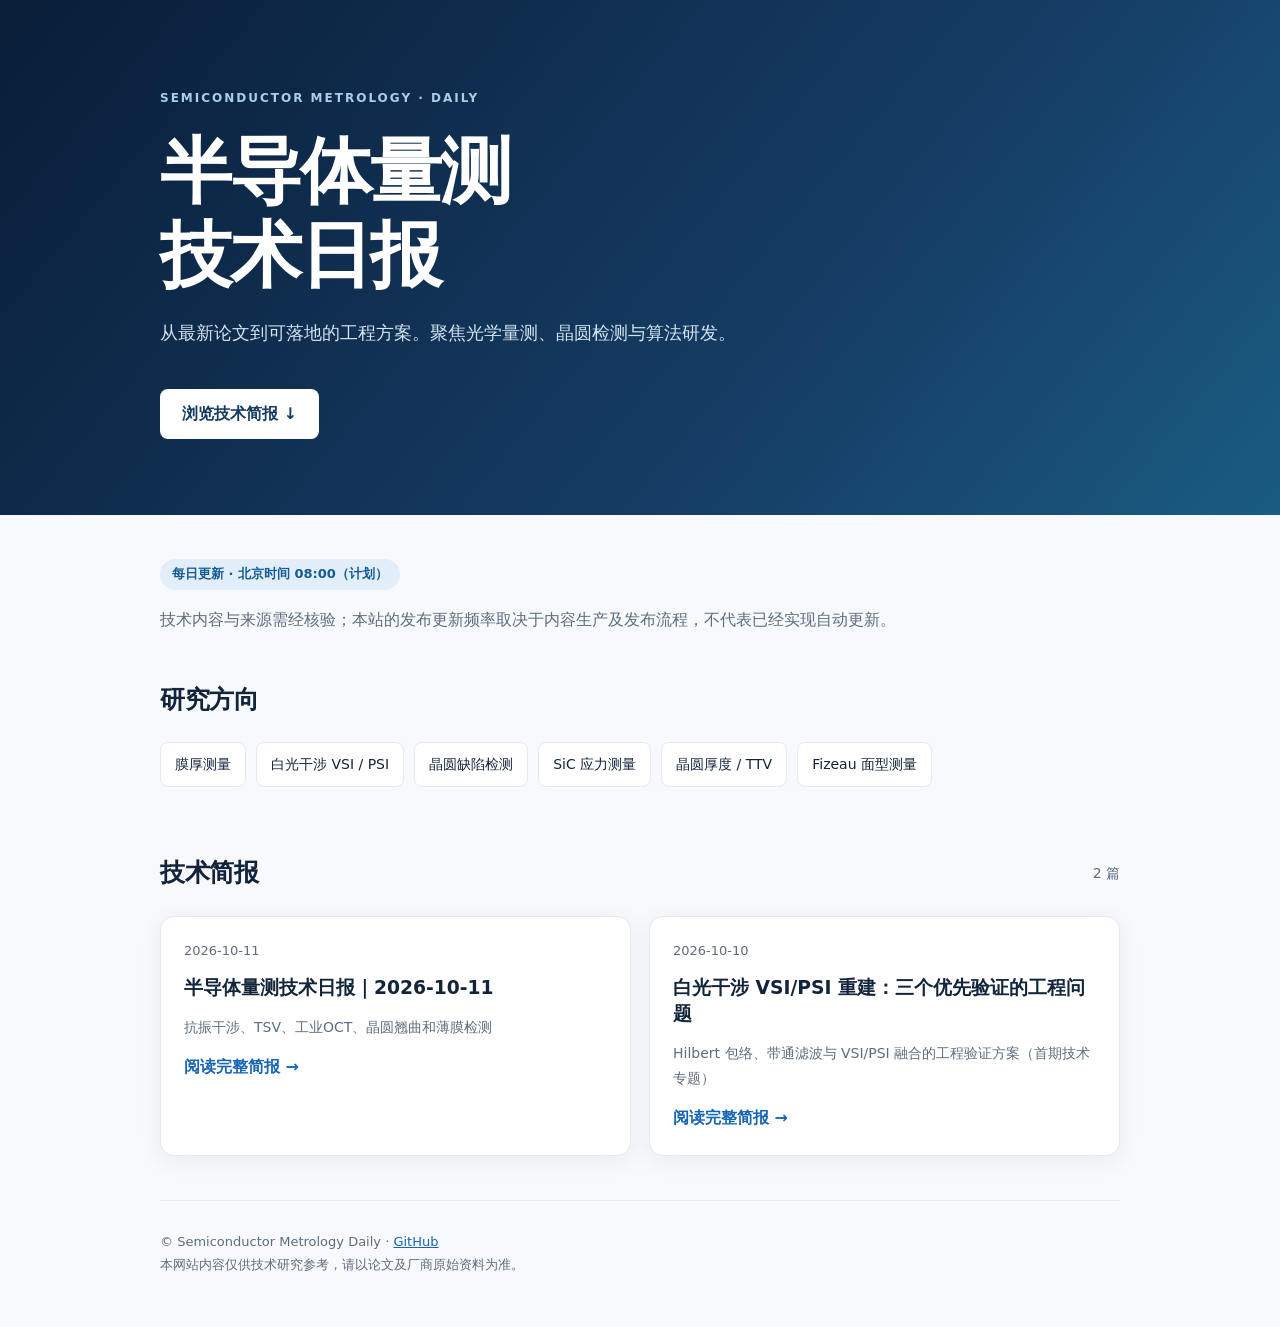
<file: index.html>
<!doctype html><html lang="zh-CN"><head><meta charset="utf-8"><meta name="viewport" content="width=device-width,initial-scale=1"><meta name="description" content="半导体量测与检测技术日报：膜厚、白光干涉、缺陷、应力、晶圆厚度与面型"><title>半导体量测技术日报</title><link rel="stylesheet" href="assets/style.css"></head><body><header class="hero"><div class="wrap"><div class="eyebrow">SEMICONDUCTOR METROLOGY · DAILY</div><h1>半导体量测<br>技术日报</h1><p>从最新论文到可落地的工程方案。聚焦光学量测、晶圆检测与算法研发。</p><a class="cta" href="#reports">浏览技术简报 ↓</a></div></header><main class="wrap"><section class="intro"><span class="pill">每日更新 · 北京时间 08:00（计划）</span><p>技术内容与来源需经核验；本站的发布更新频率取决于内容生产及发布流程，不代表已经实现自动更新。</p></section><section><h2>研究方向</h2><div class="topics"><span>膜厚测量</span><span>白光干涉 VSI / PSI</span><span>晶圆缺陷检测</span><span>SiC 应力测量</span><span>晶圆厚度 / TTV</span><span>Fizeau 面型测量</span></div></section><section id="reports"><div class="heading"><h2>技术简报</h2><span id="count"></span></div><div id="report-list" class="cards"><p>正在加载简报目录…</p></div></section><footer>© Semiconductor Metrology Daily · <a href="https://github.com/Tifanic/semiconductor-metrology">GitHub</a><br>本网站内容仅供技术研究参考，请以论文及厂商原始资料为准。</footer></main><script src="assets/site.js" defer></script></body></html>
</file>
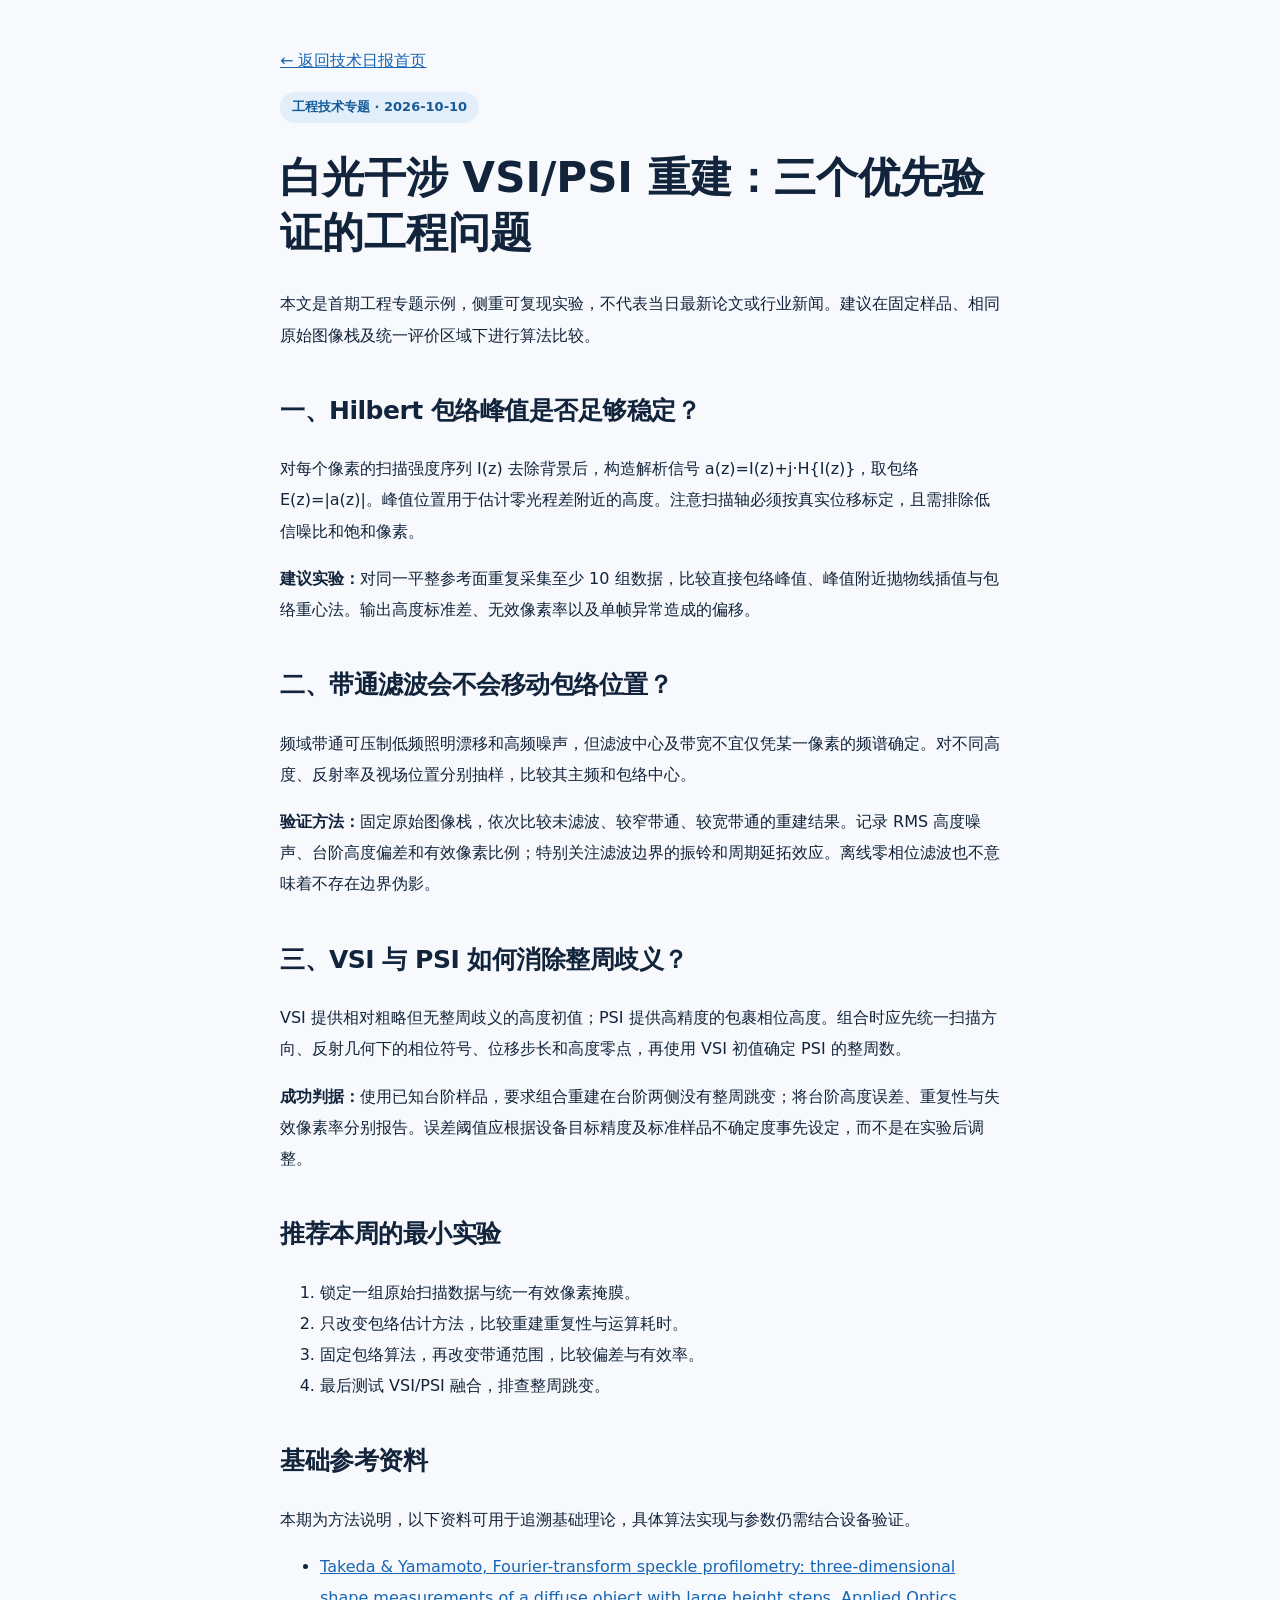
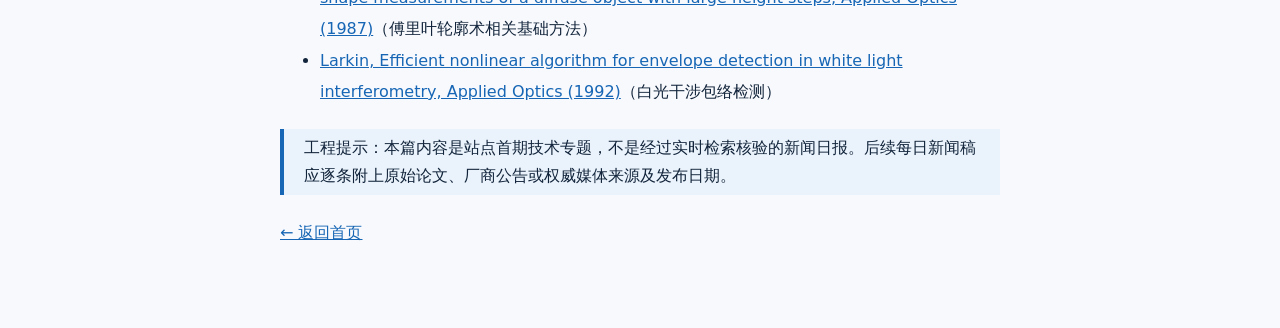
<file: reports/2026-10-10.html>
<!doctype html><html lang="zh-CN"><head><meta charset="utf-8"><meta name="viewport" content="width=device-width,initial-scale=1"><meta name="description" content="白光干涉 VSI/PSI 重建、Hilbert 包络及频域滤波工程实践"><title>白光干涉 VSI/PSI 重建：三个优先验证的工程问题</title><link rel="stylesheet" href="../assets/style.css"></head><body><main class="article"><p><a href="../index.html">← 返回技术日报首页</a></p><span class="pill">工程技术专题 · 2026-10-10</span><h1>白光干涉 VSI/PSI 重建：三个优先验证的工程问题</h1><p>本文是首期工程专题示例，侧重可复现实验，不代表当日最新论文或行业新闻。建议在固定样品、相同原始图像栈及统一评价区域下进行算法比较。</p><h2>一、Hilbert 包络峰值是否足够稳定？</h2><p>对每个像素的扫描强度序列 I(z) 去除背景后，构造解析信号 a(z)=I(z)+j·H{I(z)}，取包络 E(z)=|a(z)|。峰值位置用于估计零光程差附近的高度。注意扫描轴必须按真实位移标定，且需排除低信噪比和饱和像素。</p><p><strong>建议实验：</strong>对同一平整参考面重复采集至少 10 组数据，比较直接包络峰值、峰值附近抛物线插值与包络重心法。输出高度标准差、无效像素率以及单帧异常造成的偏移。</p><h2>二、带通滤波会不会移动包络位置？</h2><p>频域带通可压制低频照明漂移和高频噪声，但滤波中心及带宽不宜仅凭某一像素的频谱确定。对不同高度、反射率及视场位置分别抽样，比较其主频和包络中心。</p><p><strong>验证方法：</strong>固定原始图像栈，依次比较未滤波、较窄带通、较宽带通的重建结果。记录 RMS 高度噪声、台阶高度偏差和有效像素比例；特别关注滤波边界的振铃和周期延拓效应。离线零相位滤波也不意味着不存在边界伪影。</p><h2>三、VSI 与 PSI 如何消除整周歧义？</h2><p>VSI 提供相对粗略但无整周歧义的高度初值；PSI 提供高精度的包裹相位高度。组合时应先统一扫描方向、反射几何下的相位符号、位移步长和高度零点，再使用 VSI 初值确定 PSI 的整周数。</p><p><strong>成功判据：</strong>使用已知台阶样品，要求组合重建在台阶两侧没有整周跳变；将台阶高度误差、重复性与失效像素率分别报告。误差阈值应根据设备目标精度及标准样品不确定度事先设定，而不是在实验后调整。</p><h2>推荐本周的最小实验</h2><ol><li>锁定一组原始扫描数据与统一有效像素掩膜。</li><li>只改变包络估计方法，比较重建重复性与运算耗时。</li><li>固定包络算法，再改变带通范围，比较偏差与有效率。</li><li>最后测试 VSI/PSI 融合，排查整周跳变。</li></ol><h2>基础参考资料</h2><p>本期为方法说明，以下资料可用于追溯基础理论，具体算法实现与参数仍需结合设备验证。</p><ul><li><a href="https://doi.org/10.1364/AO.26.002813">Takeda &amp; Yamamoto, Fourier-transform speckle profilometry: three-dimensional shape measurements of a diffuse object with large height steps, Applied Optics (1987)</a>（傅里叶轮廓术相关基础方法）</li><li><a href="https://doi.org/10.1364/AO.31.001874">Larkin, Efficient nonlinear algorithm for envelope detection in white light interferometry, Applied Optics (1992)</a>（白光干涉包络检测）</li></ul><blockquote>工程提示：本篇内容是站点首期技术专题，不是经过实时检索核验的新闻日报。后续每日新闻稿应逐条附上原始论文、厂商公告或权威媒体来源及发布日期。</blockquote><p><a href="../index.html">← 返回首页</a></p></main></body></html>
</file>
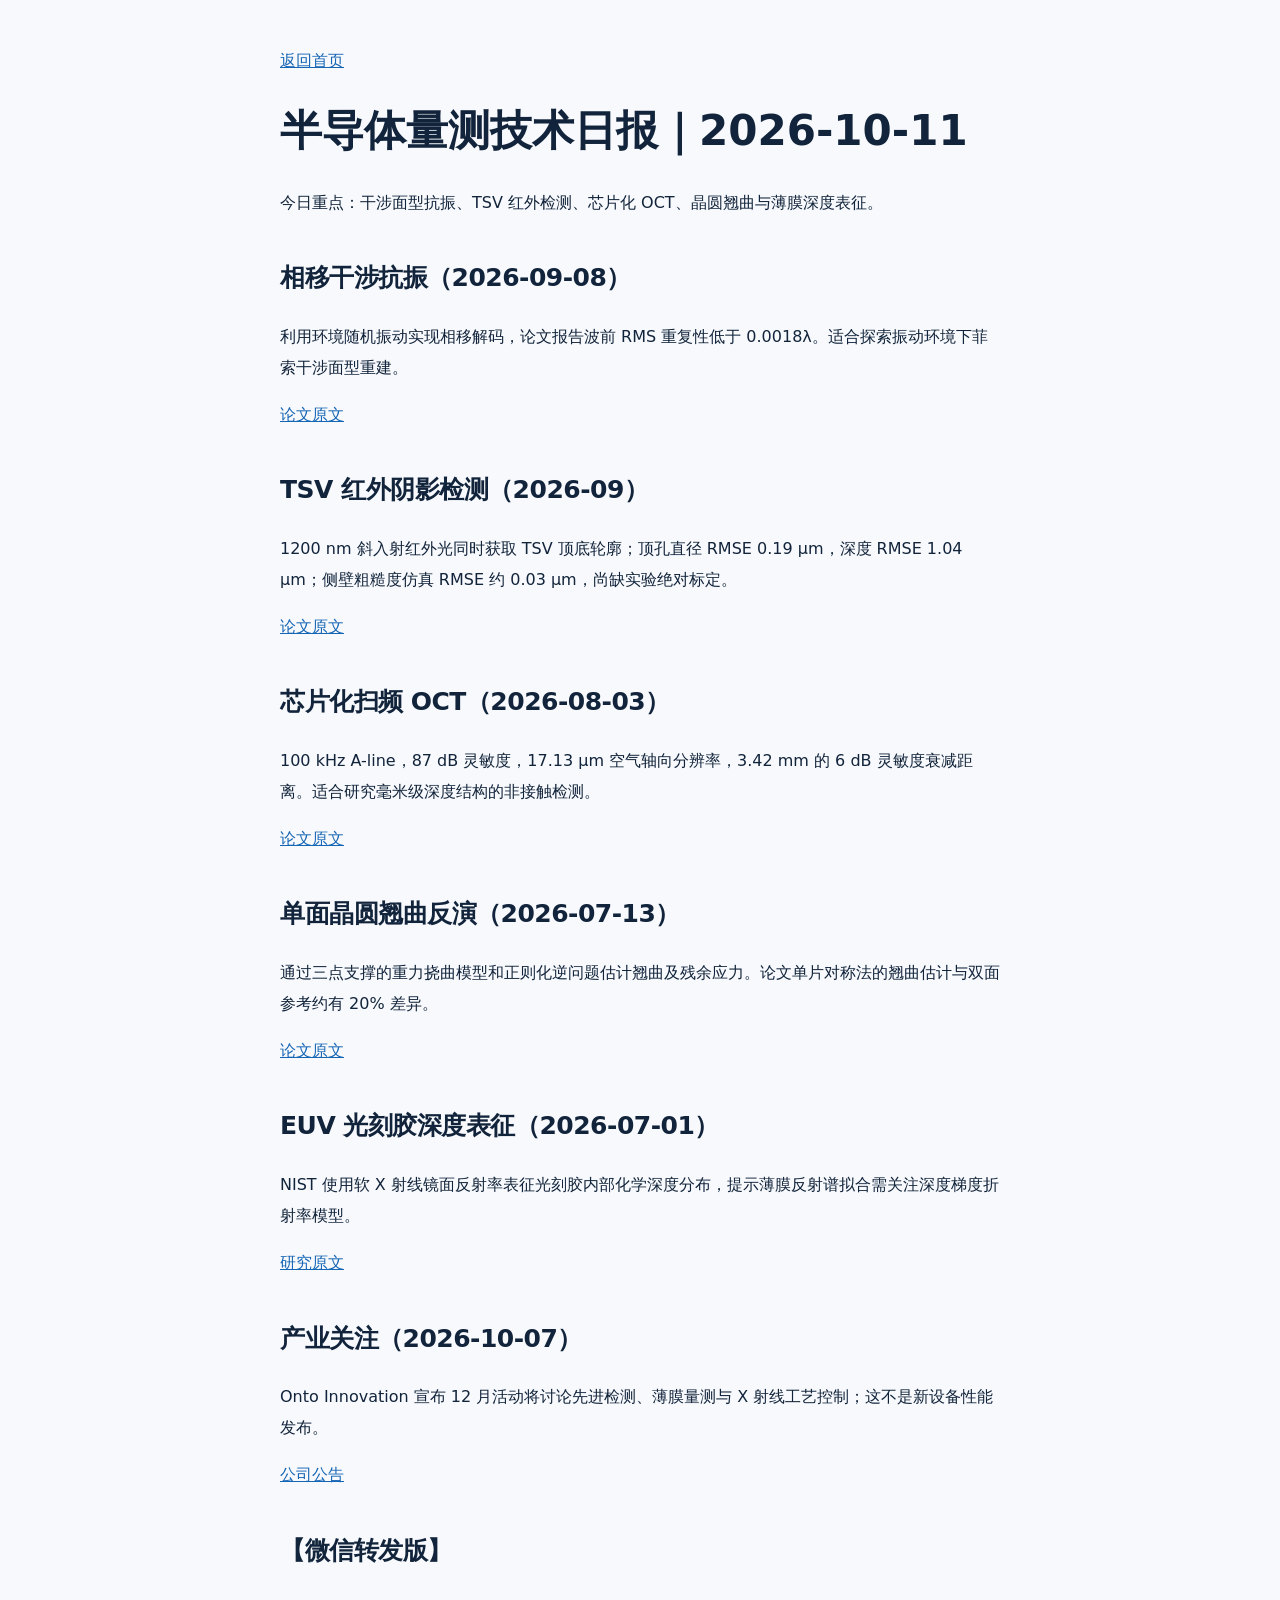
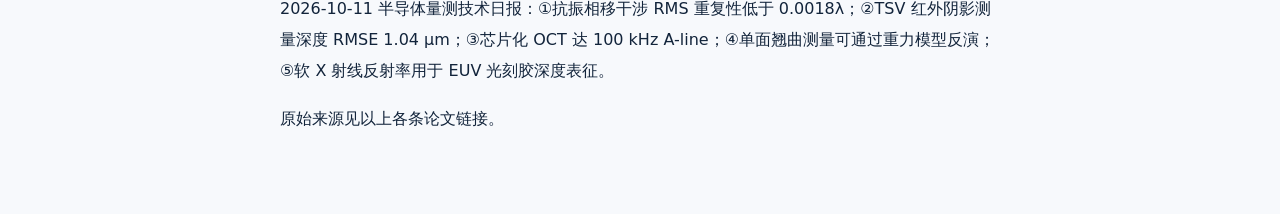
<file: reports/2026-10-11.html>
<!doctype html><html lang="zh-CN"><meta charset="utf-8"><meta name="viewport" content="width=device-width,initial-scale=1"><title>半导体量测技术日报 2026-10-11</title><link rel="stylesheet" href="../assets/style.css"><main class="article"><p><a href="../index.html">返回首页</a></p><h1>半导体量测技术日报｜2026-10-11</h1><p>今日重点：干涉面型抗振、TSV 红外检测、芯片化 OCT、晶圆翘曲与薄膜深度表征。</p><h2>相移干涉抗振（2026-09-08）</h2><p>利用环境随机振动实现相移解码，论文报告波前 RMS 重复性低于 0.0018λ。适合探索振动环境下菲索干涉面型重建。</p><p><a href="https://www.light-am.com/article/doi/10.37188/lam.2026.090">论文原文</a></p><h2>TSV 红外阴影检测（2026-09）</h2><p>1200 nm 斜入射红外光同时获取 TSV 顶底轮廓；顶孔直径 RMSE 0.19 μm，深度 RMSE 1.04 μm；侧壁粗糙度仿真 RMSE 约 0.03 μm，尚缺实验绝对标定。</p><p><a href="https://doi.org/10.1016/j.optlastec.2026.115273">论文原文</a></p><h2>芯片化扫频 OCT（2026-08-03）</h2><p>100 kHz A-line，87 dB 灵敏度，17.13 μm 空气轴向分辨率，3.42 mm 的 6 dB 灵敏度衰减距离。适合研究毫米级深度结构的非接触检测。</p><p><a href="https://link.springer.com/article/10.1007/s44519-026-00001-x">论文原文</a></p><h2>单面晶圆翘曲反演（2026-07-13）</h2><p>通过三点支撑的重力挠曲模型和正则化逆问题估计翘曲及残余应力。论文单片对称法的翘曲估计与双面参考约有 20% 差异。</p><p><a href="https://link.springer.com/article/10.1007/s11340-026-01356-5">论文原文</a></p><h2>EUV 光刻胶深度表征（2026-07-01）</h2><p>NIST 使用软 X 射线镜面反射率表征光刻胶内部化学深度分布，提示薄膜反射谱拟合需关注深度梯度折射率模型。</p><p><a href="https://www.nist.gov/publications/depth-profiling-chemical-changes-chemically-amplified-resists-euv-lithography">研究原文</a></p><h2>产业关注（2026-10-07）</h2><p>Onto Innovation 宣布 12 月活动将讨论先进检测、薄膜量测与 X 射线工艺控制；这不是新设备性能发布。</p><p><a href="https://investors.ontoinnovation.com/news/news-details/2026/Onto-Innovation-Opens-Registration-for-December-2026-Analyst-Event/default.aspx">公司公告</a></p><h2>【微信转发版】</h2><p>2026-10-11 半导体量测技术日报：①抗振相移干涉 RMS 重复性低于 0.0018λ；②TSV 红外阴影测量深度 RMSE 1.04 μm；③芯片化 OCT 达 100 kHz A-line；④单面翘曲测量可通过重力模型反演；⑤软 X 射线反射率用于 EUV 光刻胶深度表征。</p><p>原始来源见以上各条论文链接。</p></main></html>
</file>
<file: assets/style.css>
:root{color-scheme:light;--ink:#12243b;--muted:#5e6d7f;--line:#e5eaf0;--blue:#1766b5}*{box-sizing:border-box}body{margin:0;font:16px/1.75 system-ui,-apple-system,"PingFang SC","Microsoft YaHei",sans-serif;color:var(--ink);background:#f7f9fc}a{color:var(--blue)}.wrap{width:min(100% - 40px,960px);margin:auto}.hero{background:linear-gradient(130deg,#091d38,#163e66 65%,#1a5c83);color:white;padding:88px 0 76px}.eyebrow{font-size:12px;letter-spacing:2px;color:#a9cfe7;font-weight:700}.hero h1{font-size:clamp(42px,7vw,72px);line-height:1.17;letter-spacing:-2px;margin:20px 0}.hero p{max-width:580px;color:#d4e5f3;font-size:18px}.cta{display:inline-block;margin-top:22px;padding:11px 22px;background:white;color:#143b62;text-decoration:none;border-radius:8px;font-weight:700}section{margin:44px 0}h2{font-size:25px;letter-spacing:-.5px}.intro{color:var(--muted)}.pill{display:inline-block;background:#e2effb;color:#165b96;border-radius:100px;padding:4px 12px;font-size:13px;font-weight:700}.topics{display:flex;flex-wrap:wrap;gap:10px}.topics span{background:white;border:1px solid var(--line);border-radius:8px;padding:9px 14px;font-size:14px}.heading{display:flex;align-items:center;justify-content:space-between}.heading span{color:var(--muted);font-size:14px}.cards{display:grid;grid-template-columns:repeat(auto-fit,minmax(min(100%,300px),1fr));gap:18px}.card{background:white;border:1px solid var(--line);padding:23px;border-radius:14px;box-shadow:0 5px 22px #132c4810}.card .date{color:var(--muted);font-size:13px}.card h3{line-height:1.4;margin:12px 0}.card p{color:var(--muted);font-size:14px}.card a{text-decoration:none;font-weight:700}.article{max-width:760px;margin:45px auto 80px;padding:0 20px}.article h1{line-height:1.3;font-size:clamp(28px,5vw,42px)}.article h2{margin-top:38px}.article p,.article li{line-height:1.95}.article table{border-collapse:collapse;width:100%;display:block;overflow-x:auto}.article td,.article th{border:1px solid var(--line);padding:9px}.article blockquote{border-left:4px solid var(--blue);margin:22px 0;padding:5px 20px;background:#eaf3fb}footer{border-top:1px solid var(--line);padding:30px 0 50px;color:var(--muted);font-size:13px}@media(max-width:600px){.hero{padding:62px 0}.hero p{font-size:16px}section{margin:34px 0}}
</file>
